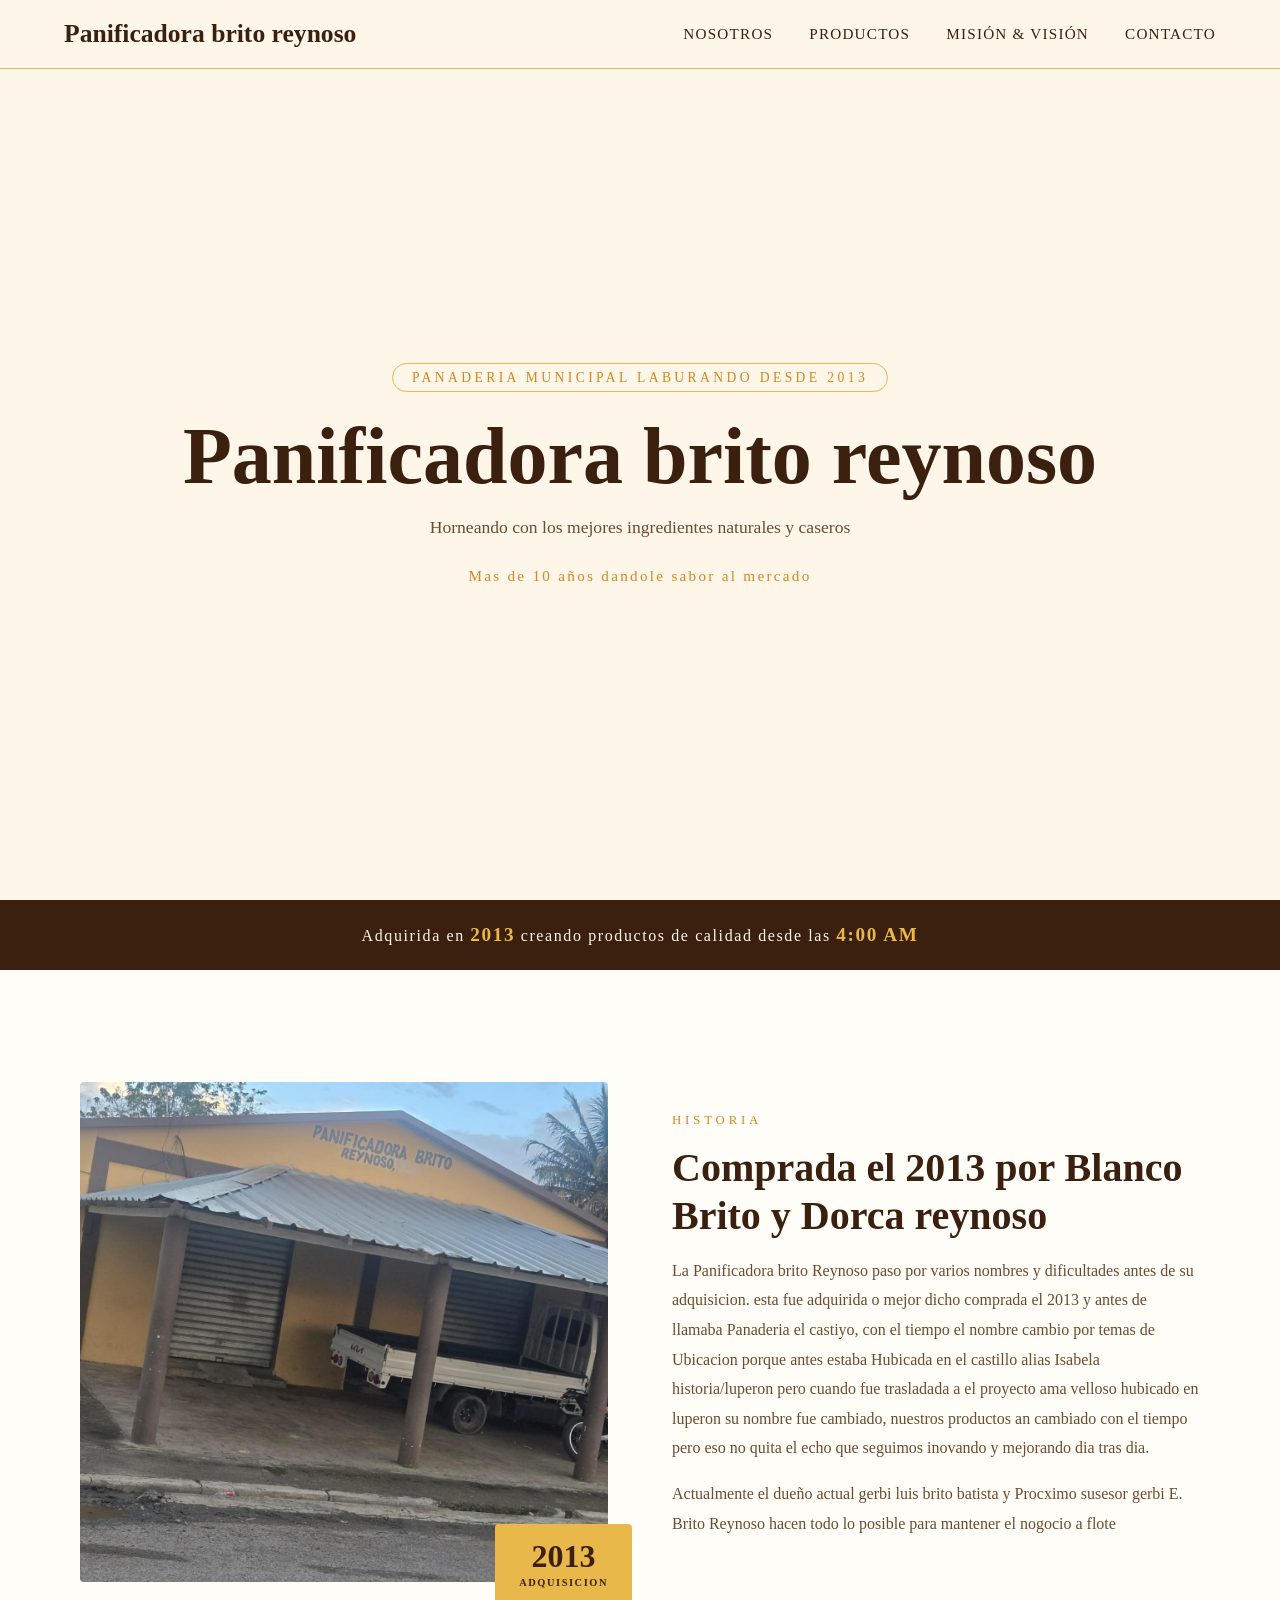
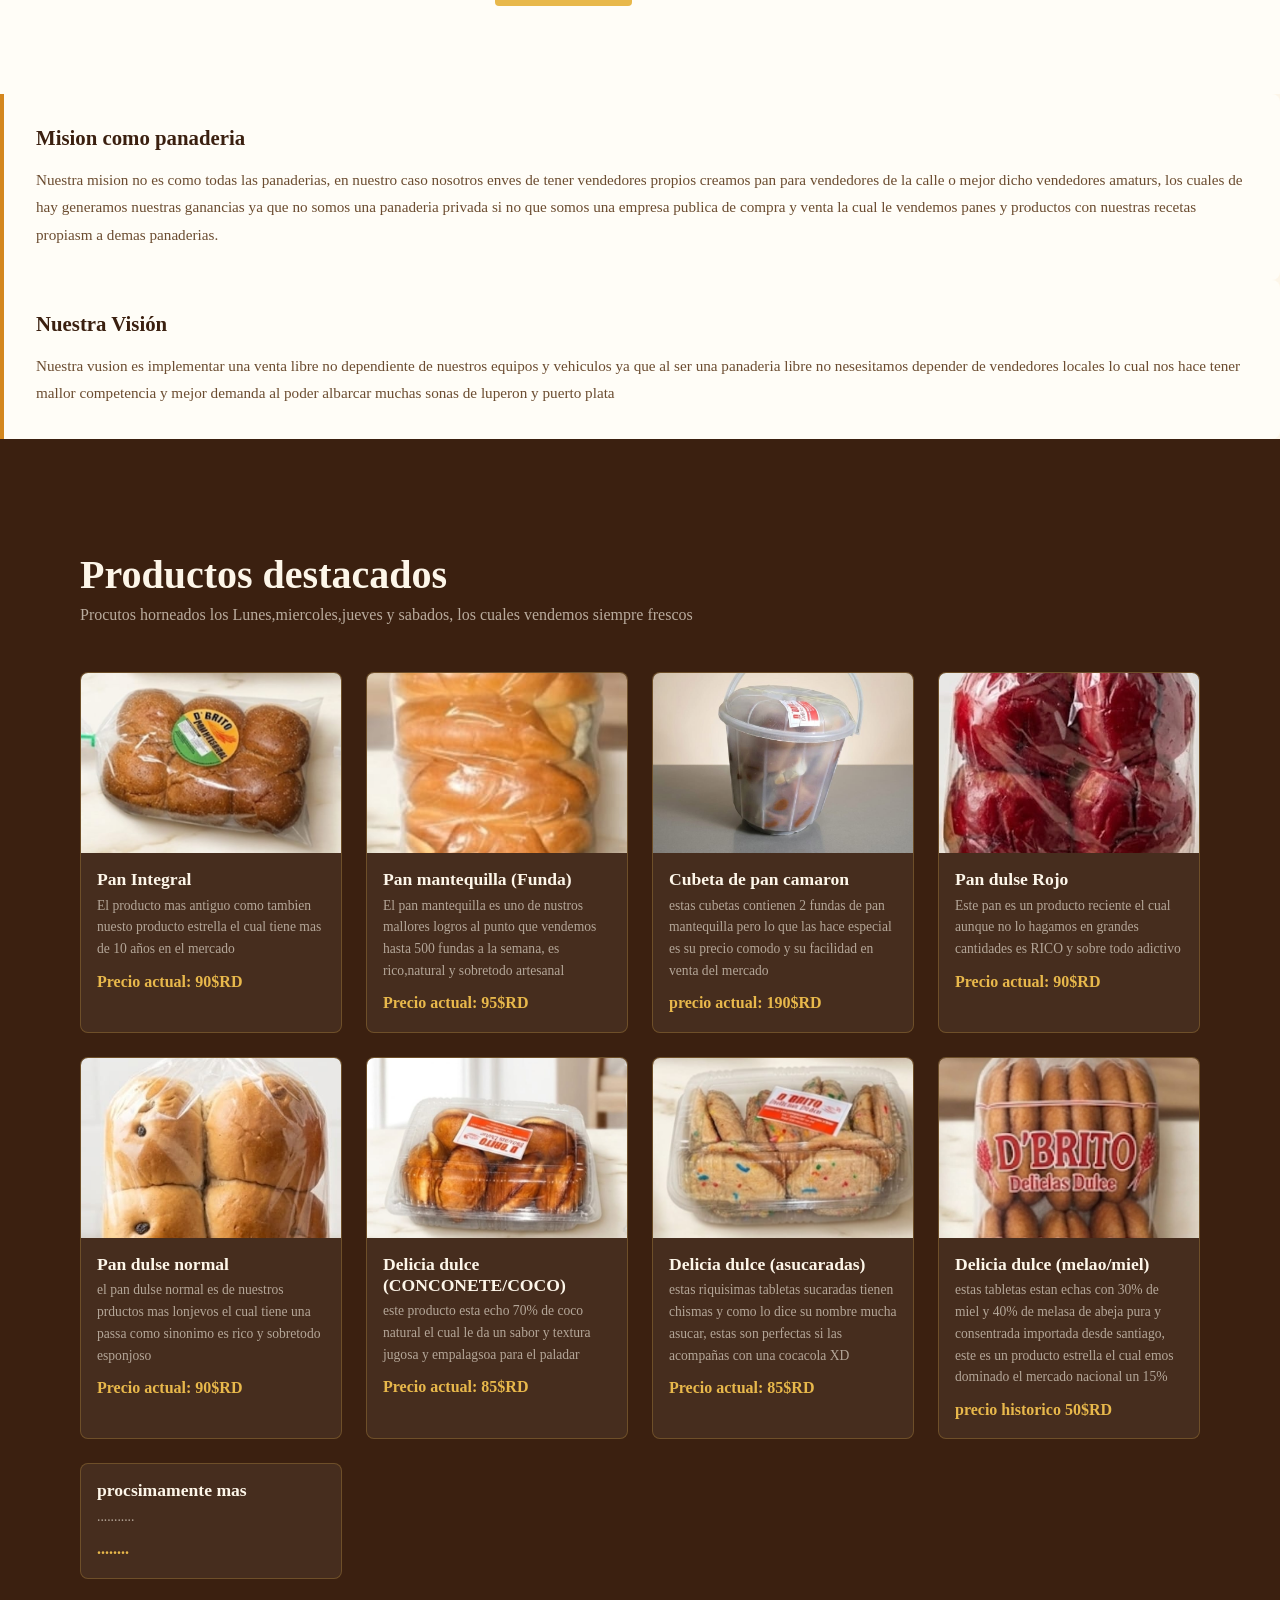
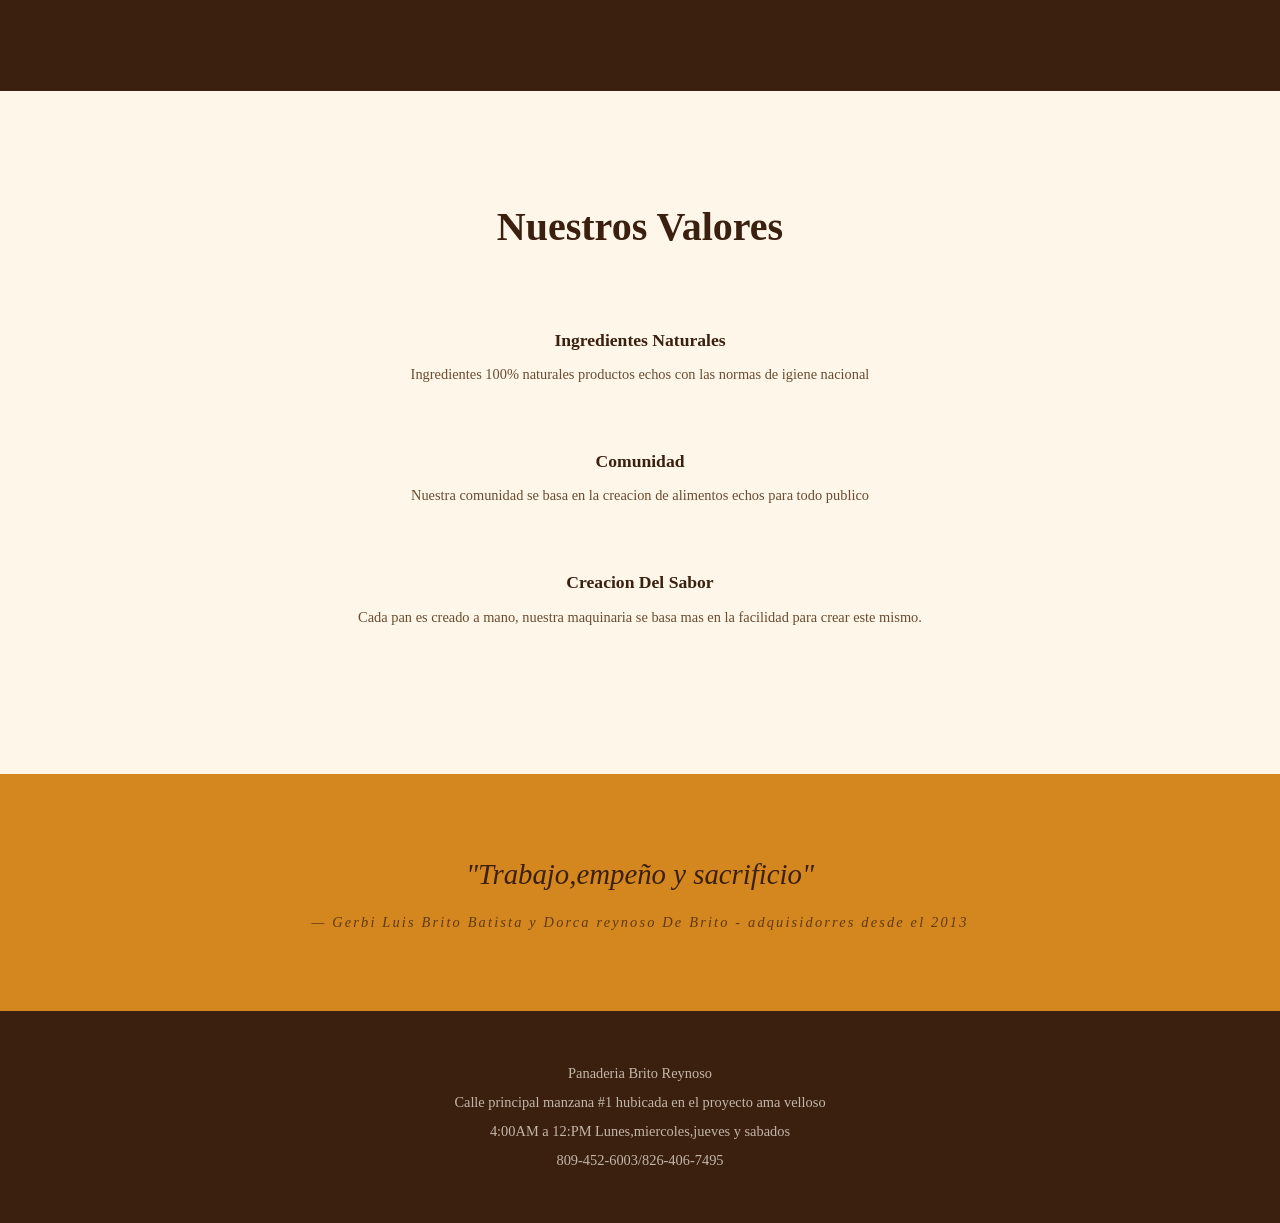
<file: index.html>
<!DOCTYPE html>
<html lang="en">
<head>
    <meta charset="UTF-8">
    <meta name="viewport" content="width=device-width, initial-scale=1.0">
    <title>Panaderia Brito reynoso</title>

</head>

<body>
     <header>
    <div class="logo">Panificadora brito reynoso</div>
    <nav>
      <a href="#nosotros">Nosotros</a>
      <a href="#productos">Productos</a>
      <a href="#micion-vicion">Misión & Visión</a>
      <a href="contactos.html" id="cont">Contacto</a>
    </nav>
    <link rel="stylesheet" href="styles.css">
    <link rel="stylesheet" href="productos.css">
    <link rel="stylesheet" href="inicio.css">
    
  </header>

  <section id="inicio">
    <span>Panaderia Municipal laburando desde 2013</span>
    <h1>Panificadora brito reynoso</h1>
    <p>Horneando con los mejores ingredientes naturales y caseros </p>
    <small>Mas de 10 años dandole sabor al mercado</small>
  </section>

    <div class="franja">
    <p>Adquirida en <strong>2013</strong> creando productos de calidad desde las <strong>4:00 AM</strong></p>
  </div>
   
     <section id="nosotros">
    <div class="imagen-lado">
     
      <img src="panaderia.jpeg" alt="panificadora Brito reynoso" />
      <div class="año">
        <span>2013</span>
        <small>Adquisicion</small>
      </div>
    </div>
    <div class="texto-lado">
      <span>Historia</span>
      <h2>Comprada el 2013 por Blanco Brito y Dorca reynoso</h2>
      <p>La Panificadora brito Reynoso paso por varios nombres y dificultades antes de su adquisicion. esta fue adquirida o mejor dicho comprada el 2013 y antes de llamaba Panaderia el castiyo, con el tiempo el nombre cambio por temas de Ubicacion porque antes estaba Hubicada en el castillo alias Isabela historia/luperon pero cuando fue trasladada a el proyecto ama velloso hubicado en luperon su nombre fue cambiado, nuestros productos an cambiado con el tiempo pero eso no quita el echo que seguimos inovando y mejorando dia tras dia.</p>
      <p>Actualmente el dueño actual gerbi luis brito batista y Procximo susesor gerbi E. Brito Reynoso hacen todo lo posible para mantener el nogocio a flote</p>
    </div>
  </section>
   <section id="mv">
    <div class="tarjeta">
      <h3>Mision como panaderia</h3>
      <p>Nuestra mision no es como todas las panaderias, en nuestro caso nosotros enves de tener vendedores propios creamos pan para vendedores de la calle o mejor dicho vendedores amaturs, los cuales de hay generamos nuestras ganancias ya que no somos una panaderia privada si no que somos una empresa publica de compra y venta la cual le vendemos panes y productos con nuestras recetas propiasm a demas panaderias.</p>
    </div>
    <div class="tarjeta">
      <h3>Nuestra Visión</h3>
      <p>Nuestra vusion es implementar una venta libre no dependiente de nuestros equipos y vehiculos ya que al ser una panaderia libre no nesesitamos depender de vendedores locales lo cual nos hace tener mallor competencia y mejor demanda al poder albarcar muchas sonas de luperon y puerto plata</p>
    </div>
  </section>
  
  </section>

    <section id="productos">
    <h2>Productos destacados</h2>
    <p>Procutos horneados los Lunes,miercoles,jueves y sabados, los cuales vendemos siempre frescos</p>

    <div class="grid-productos">

      <div class="producto">
        <img src="panIntegral.jpeg" alt="Pan integral" />
        <h3>Pan Integral </h3>
        <p>El producto mas antiguo como tambien nuesto producto estrella el cual tiene mas de 10 años en el mercado</p>
        <span>Precio actual: 90$RD</span>
      </div>

      <div class="producto">
        <img src="panCamaron.jpeg" alt="Pan mantequilla (funda)" />
        <h3>Pan mantequilla (Funda)</h3>
        <p>El pan mantequilla es uno de nustros mallores logros al punto que vendemos hasta 500 fundas a la semana, es rico,natural y sobretodo artesanal</p>
        <span>Precio actual: 95$RD</span>
      </div>

      <div class="producto">
        <img src="cubetapan.jpeg" alt="Cubeta de pan camaron" />
        <h3>Cubeta de pan camaron</h3>
        <p>estas cubetas contienen 2 fundas de pan mantequilla pero lo que las hace especial es su precio comodo y su facilidad en venta del mercado</p>
        <span>precio actual: 190$RD</span>
      </div>

      <div class="producto">
        <img src="pandulceXD.jpeg" alt="Pan dulse Rojo" />
        <h3>Pan dulse Rojo</h3>
        <p>Este pan es un producto reciente el cual aunque no lo hagamos en grandes cantidades es RICO y sobre todo adictivo</p>
        <span>Precio actual: 90$RD</span>
      </div>

      <div class="producto">
        <img src="pandulce2.jpeg" alt="Pan dulse normal" />
        <h3>Pan dulse normal</h3>
        <p>el pan dulse normal es de nuestros prductos mas lonjevos el cual tiene una passa como sinonimo es rico y sobretodo esponjoso</p>
        <span>Precio actual: 90$RD</span>
      </div>

      <div class="producto">
        <img src="COCOS.jpeg" alt="Delicia dulce (CONCONETE/COCO)" />
        <h3>Delicia dulce (CONCONETE/COCO)</h3>
        <p>este producto esta echo 70% de coco natural el cual le da un sabor y textura jugosa y empalagsoa para el paladar</p>
        <span>Precio actual: 85$RD</span>
      </div>

          <div class="producto">
      <img src="dulseasucar.jpeg" alt="Delicia dulce (asucaradas)" />
      <h3>Delicia dulce (asucaradas)</h3>
      <p>estas riquisimas tabletas sucaradas tienen chismas y como lo dice su nombre mucha asucar, estas son perfectas si las acompañas con una cocacola XD</p>
      <span>Precio actual: 85$RD</span>
    </div>

      <div class="producto">
      <img src="waos.jpeg" alt="Delicia dulce (melao/miel)" />
      <h3>Delicia dulce (melao/miel)</h3>
      <p>estas tabletas estan echas con 30% de miel y 40% de melasa de abeja pura y consentrada importada desde santiago, este es un producto estrella el cual emos dominado el mercado nacional un 15%</p>
      <span>precio historico 50$RD</span>
    </div>

          <div class="producto">
    
      <h3>procsimamente mas</h3>
      <p>...........</p>
      <span>........</span>
    </div>

    </div>
  </section>

   <section id="valores">
    <h2>Nuestros Valores</h2>
    <div class="valor">
      <h4>Ingredientes Naturales</h4>
      <p>Ingredientes 100% naturales productos echos con las normas de igiene nacional</p>
    </div>
    <div class="valor">
      <h4>Comunidad</h4>
      <p>Nuestra comunidad se basa en la creacion de alimentos echos para todo publico</p>
    </div>
    <div class="valor">
      <h4>Creacion Del Sabor</h4>
      <p>Cada pan es creado a mano, nuestra maquinaria se basa mas en la facilidad para crear este mismo.</p>
    </div>
  </section>

   <div class="frase">
    <blockquote>"Trabajo,empeño y sacrificio"</blockquote>
    <cite>— Gerbi Luis Brito Batista y Dorca reynoso De Brito - adquisidorres desde el 2013 </cite>
  </div>

   <footer>
    <p>Panaderia Brito Reynoso</p>
    <p>Calle principal manzana #1 hubicada en el proyecto ama velloso</p>
    <p>4:00AM a 12:PM Lunes,miercoles,jueves y sabados</p>
    <p>809-452-6003/826-406-7495</p>
  </footer>


</body>
</html>
</file>
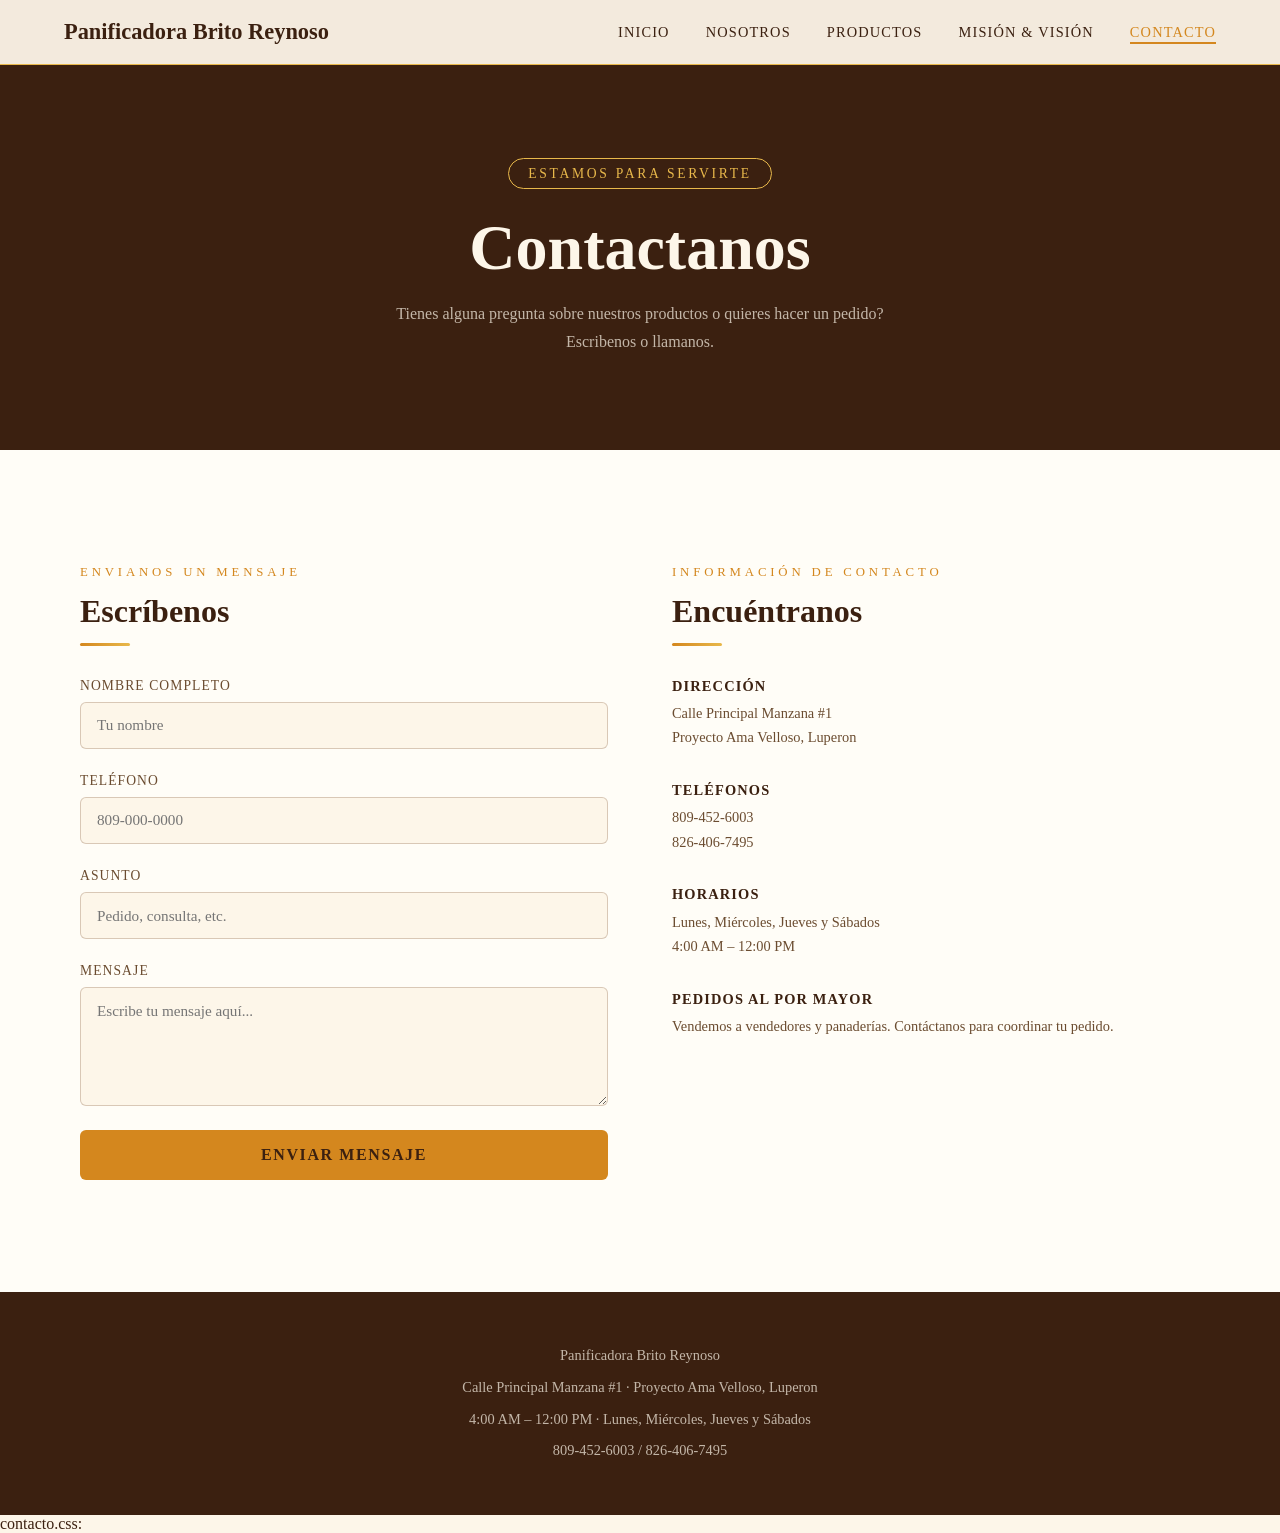
<file: contactos.html>
<!DOCTYPE html>
<html lang="es">
<head>
  <meta charset="UTF-8">
  <meta name="viewport" content="width=device-width, initial-scale=1.0">
  <title>Contacto – Panificadora Brito Reynoso</title>
  <link rel="stylesheet" href="contactos.css">
</head>
<body>

 
  <header>
    <div class="logo">Panificadora Brito Reynoso</div>
    <nav>
      <a href="index.html">Inicio</a>
      <a href="index.html#nosotros">Nosotros</a>
      <a href="index.html#productos">Productos</a>
      <a href="index.html#mv">Misión & Visión</a>
      <a href="contacto.html" class="activo">Contacto</a>
    </nav>
  </header>


  <section id="hero-contacto">
    <span>Estamos para servirte</span>
    <h1>Contactanos</h1>
    <p>Tienes alguna pregunta sobre nuestros productos o quieres hacer un pedido? Escribenos o llamanos.</p>
  </section>


  <section id="contacto">

 
    <div class="formulario-lado">
      <span class="etiqueta">Envianos un mensaje</span>
      <h2>Escríbenos</h2>
      <div class="linea"></div>

      <form>
        <div class="campo">
          <label for="nombre">Nombre completo</label>
          <input type="text" id="nombre" placeholder="Tu nombre" />
        </div>

        <div class="campo">
          <label for="telefono">Teléfono</label>
          <input type="tel" id="telefono" placeholder="809-000-0000" />
        </div>

        <div class="campo">
          <label for="asunto">Asunto</label>
          <input type="text" id="asunto" placeholder="Pedido, consulta, etc." />
        </div>

        <div class="campo">
          <label for="mensaje">Mensaje</label>
          <textarea id="mensaje" rows="5" placeholder="Escribe tu mensaje aquí..."></textarea>
        </div>

        <button type="submit">Enviar mensaje</button>
      </form>
    </div>

    
    <div class="info-lado">
      <span class="etiqueta">Información de contacto</span>
      <h2>Encuéntranos</h2>
      <div class="linea"></div>

      <div class="info-item">
        
        <div>
          <h4>Dirección</h4>
          <p>Calle Principal Manzana #1<br>Proyecto Ama Velloso, Luperon</p>
        </div>
      </div>

      <div class="info-item">
       
        <div>
          <h4>Teléfonos</h4>
          <p>809-452-6003</p>
          <p>826-406-7495</p>
        </div>
      </div>

      <div class="info-item">
       
        <div>
          <h4>Horarios</h4>
          <p>Lunes, Miércoles, Jueves y Sábados</p>
          <p>4:00 AM – 12:00 PM</p>
        </div>
      </div>

      <div class="info-item">
      
        <div>
          <h4>Pedidos al por mayor</h4>
          <p>Vendemos a vendedores y panaderías. Contáctanos para coordinar tu pedido.</p>
        </div>
      </div>
    </div>

  </section>

 
  <footer>
    <p>Panificadora Brito Reynoso</p>
    <p>Calle Principal Manzana #1 · Proyecto Ama Velloso, Luperon</p>
    <p>4:00 AM – 12:00 PM · Lunes, Miércoles, Jueves y Sábados</p>
    <p>809-452-6003 / 826-406-7495</p>
  </footer>

</body>
</html>contacto.css:
</file>
<file: styles.css>
* {
  margin: 0;
  padding: 0;
  box-sizing: border-box;
}


:root {
  --color-fondo: #fdf6e9;
  --color-primario: #3b2010;
  --color-secundario: #d4871e;
  --color-dorado: #e8b84b;
  --color-texto: #2c1a0e;
  --color-texto-suave: #6b4c30;
  --color-blanco: #fffdf7;
}




.año span {
  font-size: 2rem;
  display: block;
  line-height: 1;
}

.año small {
  font-size: 0.65rem;
  letter-spacing: 0.15em;
  text-transform: uppercase;
}

.texto-lado span {
  font-size: 0.8rem;
  letter-spacing: 0.3em;
  text-transform: uppercase;
  color: var(--color-secundario);
}

.texto-lado h2 {
  font-size: 2.5rem;
  color: var(--color-primario);
  margin: 1rem 0;
  line-height: 1.2;
}

.texto-lado p {
  font-size: 1rem;
  color: var(--color-texto-suave);
  line-height: 1.85;
  margin-bottom: 1rem;
}


#micion-vicion {
  display: grid;
  grid-template-columns: 1fr 1fr;
  gap: 2rem;
  padding: 7rem 5rem;
  background-color: var(--color-fondo);
}

.tarjeta {
  background-color: var(--color-blanco);
  border-left: 4px solid var(--color-secundario);
  padding: 2rem;
  border-radius: 0 8px 8px 0;
}

.tarjeta h3 {
  font-size: 1.3rem;
  color: var(--color-primario);
  margin-bottom: 1rem;
}

.tarjeta p {
  font-size: 0.95rem;
  color: var(--color-texto-suave);
  line-height: 1.8;
}




#valores {
  padding: 7rem 5rem;
  text-align: center;
  background-color: var(--color-fondo);
}

#valores h2 {
  font-size: 2.5rem;
  color: var(--color-primario);
  margin-bottom: 3rem;
}

#valores {
  display: grid;
  grid-template-columns: 1fr;
}

#valores h2 {
  grid-column: 1;
}

.valores-grid {
  display: grid;
  grid-template-columns: repeat(3, 1fr);
  gap: 2rem;
  max-width: 900px;
  margin: 0 auto;
}

.valor {
  padding: 2rem 1rem;
}

.valor h4 {
  font-size: 1.1rem;
  color: var(--color-primario);
  margin-bottom: 0.7rem;
}

.valor p {
  font-size: 0.9rem;
  color: var(--color-texto-suave);
  line-height: 1.75;
}


.frase {
  background-color: var(--color-secundario);
  padding: 5rem 2rem;
  text-align: center;
}

.frase blockquote {
  font-size: 1.8rem;
  font-style: italic;
  color: var(--color-primario);
  max-width: 700px;
  margin: 0 auto 1.2rem;
  line-height: 1.4;
}

.frase cite {
  font-size: 0.9rem;
  color: var(--color-primario);
  opacity: 0.75;
  letter-spacing: 0.15em;
}


footer {
  background-color: var(--color-primario);
  color: rgba(253, 246, 233, 0.7);
  text-align: center;
  padding: 3rem 2rem;
}

footer p {
  font-size: 0.9rem;
  line-height: 2;
}


@media (max-width: 768px) {
  header {
    padding: 1rem 1.5rem;
  }

  #inicio h1 {
    font-size: 3rem;
  }

  #nosotros {
    grid-template-columns: 1fr;
    padding: 5rem 2rem;
  }

  #mv {
    grid-template-columns: 1fr;
    padding: 5rem 2rem;
  }

  .grid-productos {
    grid-template-columns: repeat(2, 1fr);
  }

  .valores-grid {
    grid-template-columns: 1fr;
  }

  #productos {
    padding: 5rem 2rem;
  }

  #valores {
    padding: 5rem 2rem;
  }
}

body {
  font-family: Georgia, serif;
  background-color: var(--color-fondo);
  color: var(--color-texto);
}

header {
  position: fixed;
  top: 0; left: 0; right: 0;
  z-index: 100;
  display: flex;
  justify-content: space-between;
  align-items: center;
  padding: 1.2rem 4rem;
  background-color: rgba(253, 246, 233, 0.95);
  border-bottom: 1px solid var(--color-dorado);
}

.logo {
  font-size: 1.4rem;
  font-weight: bold;
  color: var(--color-primario);
}

nav a {
  text-decoration: none;
  color: var(--color-primario);
  margin-left: 2rem;
  font-size: 0.9rem;
  text-transform: uppercase;
  letter-spacing: 0.08em;
}

nav a:hover {
  color: var(--color-secundario);
}

nav a.activo {
  color: var(--color-secundario);
  border-bottom: 2px solid var(--color-secundario);
  padding-bottom: 2px;
}
</file>
<file: productos.css>
#productos {
  padding: 7rem 5rem;
  background-color: var(--color-primario);
  color: var(--color-fondo);
}

#productos h2 {
  font-size: 2.5rem;
  margin-bottom: 0.5rem;
}

#productos > p {
  color: rgba(253, 246, 233, 0.65);
  margin-bottom: 3rem;
}

.grid-productos {
  display: grid;
  grid-template-columns: repeat(4, 1fr); 
  gap: 1.5rem;
}

.producto {
  background-color: rgba(255, 255, 255, 0.06);
  border: 1px solid rgba(232, 184, 75, 0.25);
  border-radius: 8px;
  overflow: hidden;            
  transition: transform 0.3s;
}

.producto:hover {
  transform: translateY(-6px); 
}

.producto img {
  width: 100%;
  height: 180px;
  object-fit: cover;           
  display: block;
}

.producto h3 {
  font-size: 1.1rem;
  color: var(--color-fondo);
  padding: 1rem 1rem 0.3rem;
}

.producto p {
  font-size: 0.85rem;
  color: rgba(253, 246, 233, 0.6);
  padding: 0 1rem;
  line-height: 1.6;
}

.producto span {
  display: block;
  color: var(--color-dorado);
  font-size: 1rem;
  padding: 0.8rem 1rem 1.2rem;
  font-weight: bold;
}
</file>
<file: inicio.css>
body {
  font-family: Georgia, serif;
  background-color: var(--color-fondo);
  color: var(--color-texto);
}


header {
  position: fixed;          
  top: 0;
  left: 0;
  right: 0;
  z-index: 100;
  display: flex;
  justify-content: space-between;
  align-items: center;
  padding: 1.2rem 4rem;
  background-color: rgba(253, 246, 233, 0.92);
  border-bottom: 1px solid var(--color-dorado);
}

.logo {
  font-size: 1.6rem;
  font-weight: bold;
  color: var(--color-primario);
}

nav a {
  text-decoration: none;
  color: var(--color-primario);
  margin-left: 2rem;
  font-size: 0.95rem;
  text-transform: uppercase;
  letter-spacing: 0.08em;
}

nav a:hover {
  color: var(--color-secundario);
}


#inicio {
  min-height: 100vh;        
  display: flex;
  flex-direction: column;
  justify-content: center;
  align-items: center;
  text-align: center;
  padding: 8rem 2rem 5rem;
  background-color: var(--color-fondo);
}

#inicio span {
  font-size: 0.85rem;
  letter-spacing: 0.25em;
  text-transform: uppercase;
  color: var(--color-secundario);
  border: 1px solid var(--color-dorado);
  padding: 0.35rem 1.2rem;
  border-radius: 999px;
  margin-bottom: 1.5rem;
}

#inicio h1 {
  font-size: 5rem;
  font-weight: 900;
  color: var(--color-primario);
  line-height: 1;
  margin-bottom: 1rem;
}

#inicio p {
  font-size: 1.1rem;
  color: var(--color-texto-suave);
  max-width: 500px;
  line-height: 1.75;
  margin-bottom: 1.5rem;
}

#inicio small {
  font-size: 0.95rem;
  color: var(--color-secundario);
  letter-spacing: 0.15em;
}


.franja {
  background-color: var(--color-primario);
  color: var(--color-fondo);
  text-align: center;
  padding: 1.5rem 2rem;
  font-size: 1rem;
  letter-spacing: 0.1em;
}

.franja strong {
  color: var(--color-dorado);
  font-size: 1.2rem;
}

#nosotros {
  display: grid;
  grid-template-columns: 1fr 1fr;  
  gap: 4rem;
  align-items: center;
  padding: 7rem 5rem;
  background-color: var(--color-blanco);
}

.imagen-lado {
  position: relative;
}

.imagen-lado img {
  width: 100%;
  height: 500px;
  object-fit: cover;        
  border-radius: 4px;
  display: block;
}

.año {
  position: absolute;
  bottom: -1.5rem;
  right: -1.5rem;
  background-color: var(--color-dorado);
  color: var(--color-primario);
  padding: 1rem 1.5rem;
  text-align: center;
  border-radius: 4px;
  font-weight: bold;
}
</file>
<file: contactos.css>
* {
  margin: 0;
  padding: 0;
  box-sizing: border-box;
}

:root {
  --fondo: #fdf6e9;
  --blanco: #fffdf7;
  --oscuro: #3b2010;
  --ambar: #d4871e;
  --dorado: #e8b84b;
  --texto-suave: #6b4c30;
}

body {
  font-family: Georgia, serif;
  background-color: var(--fondo);
  color: var(--oscuro);
}

header {
  position: fixed;
  top: 0; left: 0; right: 0;
  z-index: 100;
  display: flex;
  justify-content: space-between;
  align-items: center;
  padding: 1.2rem 4rem;
  background-color: rgba(253, 246, 233, 0.95);
  border-bottom: 1px solid var(--dorado);
}

.logo {
  font-size: 1.4rem;
  font-weight: bold;
  color: var(--oscuro);
}

nav a {
  text-decoration: none;
  color: var(--oscuro);
  margin-left: 2rem;
  font-size: 0.9rem;
  text-transform: uppercase;
  letter-spacing: 0.08em;
}

nav a:hover {
  color: var(--ambar);
}


nav a.activo {
  color: var(--ambar);
  border-bottom: 2px solid var(--ambar);
  padding-bottom: 2px;
}

#hero-contacto {
  min-height: 50vh;
  display: flex;
  flex-direction: column;
  justify-content: center;
  align-items: center;
  text-align: center;
  padding: 8rem 2rem 4rem;
  background-color: var(--oscuro);
  color: var(--fondo);
}

#hero-contacto span {
  font-size: 0.85rem;
  letter-spacing: 0.2em;
  text-transform: uppercase;
  color: var(--dorado);
  border: 1px solid var(--dorado);
  padding: 0.4rem 1.2rem;
  border-radius: 999px;
  margin-bottom: 1.5rem;
}

#hero-contacto h1 {
  font-size: 4rem;
  font-weight: 900;
  line-height: 1.1;
  margin-bottom: 1rem;
}

#hero-contacto p {
  font-size: 1rem;
  color: rgba(253, 246, 233, 0.7);
  max-width: 500px;
  line-height: 1.75;
}

#contacto {
  display: grid;
  grid-template-columns: 1fr 1fr;
  gap: 4rem;
  padding: 7rem 5rem;
  background-color: var(--blanco);
  align-items: start;
}

.etiqueta {
  font-size: 0.8rem;
  letter-spacing: 0.3em;
  text-transform: uppercase;
  color: var(--ambar);
}

h2 {
  font-size: 2rem;
  color: var(--oscuro);
  margin: 0.8rem 0;
}

.linea {
  width: 50px;
  height: 3px;
  background: linear-gradient(to right, var(--ambar), var(--dorado));
  border-radius: 999px;
  margin-bottom: 2rem;
}

.campo {
  display: flex;
  flex-direction: column;
  margin-bottom: 1.5rem;
}

.campo label {
  font-size: 0.85rem;
  color: var(--texto-suave);
  margin-bottom: 0.5rem;
  text-transform: uppercase;
  letter-spacing: 0.08em;
}

.campo input,
.campo textarea {
  padding: 0.85rem 1rem;
  border: 1px solid rgba(107, 60, 30, 0.25);
  border-radius: 6px;
  background-color: var(--fondo);
  color: var(--oscuro);
  font-family: Georgia, serif;
  font-size: 0.95rem;
  outline: none;
  transition: border-color 0.3s;
}

.campo input:focus,
.campo textarea:focus {
  border-color: var(--ambar);
}

.campo textarea {
  resize: vertical;
}

button[type="submit"] {
  width: 100%;
  padding: 1rem;
  background-color: var(--ambar);
  color: var(--oscuro);
  border: none;
  border-radius: 6px;
  font-family: Georgia, serif;
  font-size: 1rem;
  font-weight: bold;
  cursor: pointer;
  letter-spacing: 0.1em;
  text-transform: uppercase;
  transition: background-color 0.3s, transform 0.2s;
}

button[type="submit"]:hover {
  background-color: var(--dorado);
  transform: translateY(-2px);
}


.info-item {
  display: flex;
  gap: 1.2rem;
  align-items: flex-start;
  margin-bottom: 2rem;
}

.icono {
  font-size: 1.5rem;
  width: 48px;
  height: 48px;
  background-color: var(--fondo);
  border: 1px solid var(--dorado);
  border-radius: 50%;
  display: flex;
  align-items: center;
  justify-content: center;
  flex-shrink: 0;
}

.info-item h4 {
  font-size: 0.9rem;
  color: var(--oscuro);
  margin-bottom: 0.4rem;
  text-transform: uppercase;
  letter-spacing: 0.08em;
}

.info-item p {
  font-size: 0.9rem;
  color: var(--texto-suave);
  line-height: 1.7;
}


footer {
  background-color: var(--oscuro);
  color: rgba(253, 246, 233, 0.7);
  text-align: center;
  padding: 3rem 2rem;
}

footer p {
  font-size: 0.9rem;
  line-height: 2.2;
}


@media (max-width: 768px) {
  header {
    padding: 1rem 1.5rem;
  }

  nav a {
    margin-left: 1rem;
    font-size: 0.8rem;
  }

  #hero-contacto h1 {
    font-size: 2.5rem;
  }

  #contacto {
    grid-template-columns: 1fr;
    padding: 5rem 2rem;
  }
}
</file>
